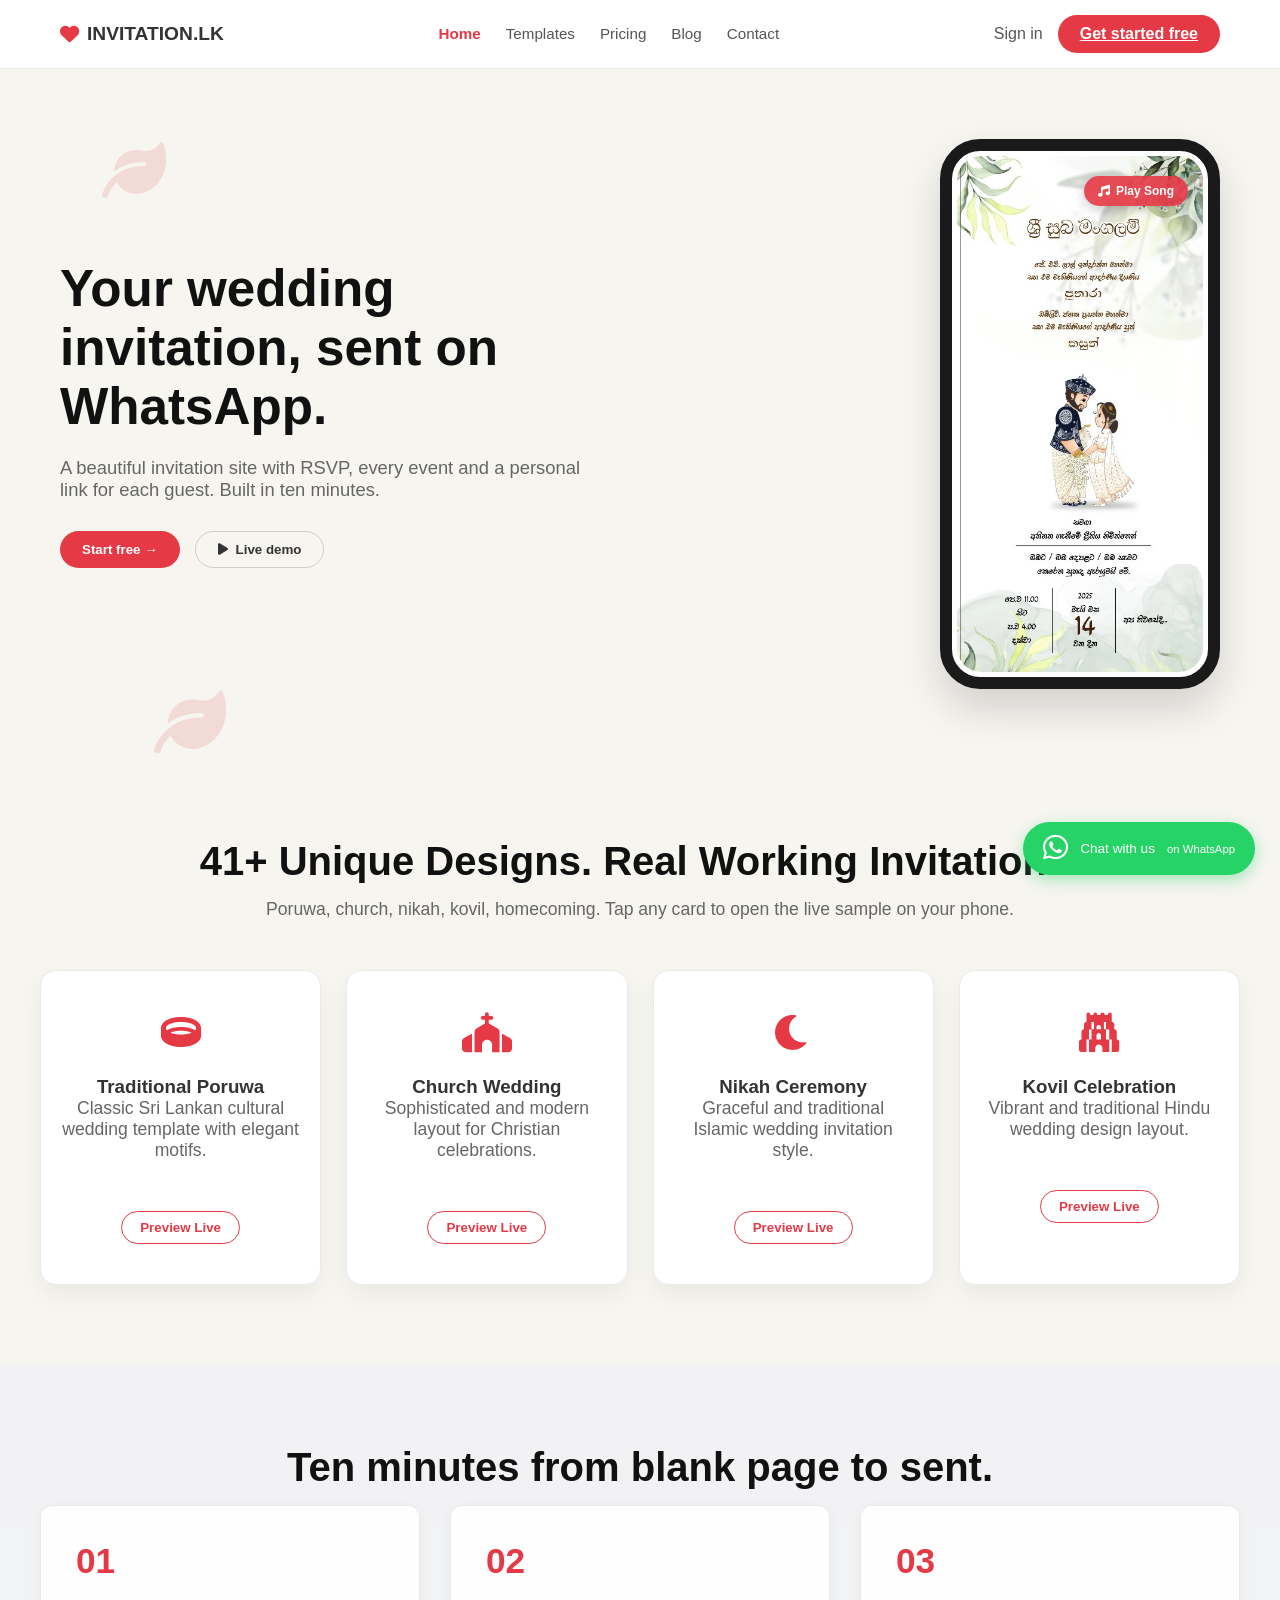
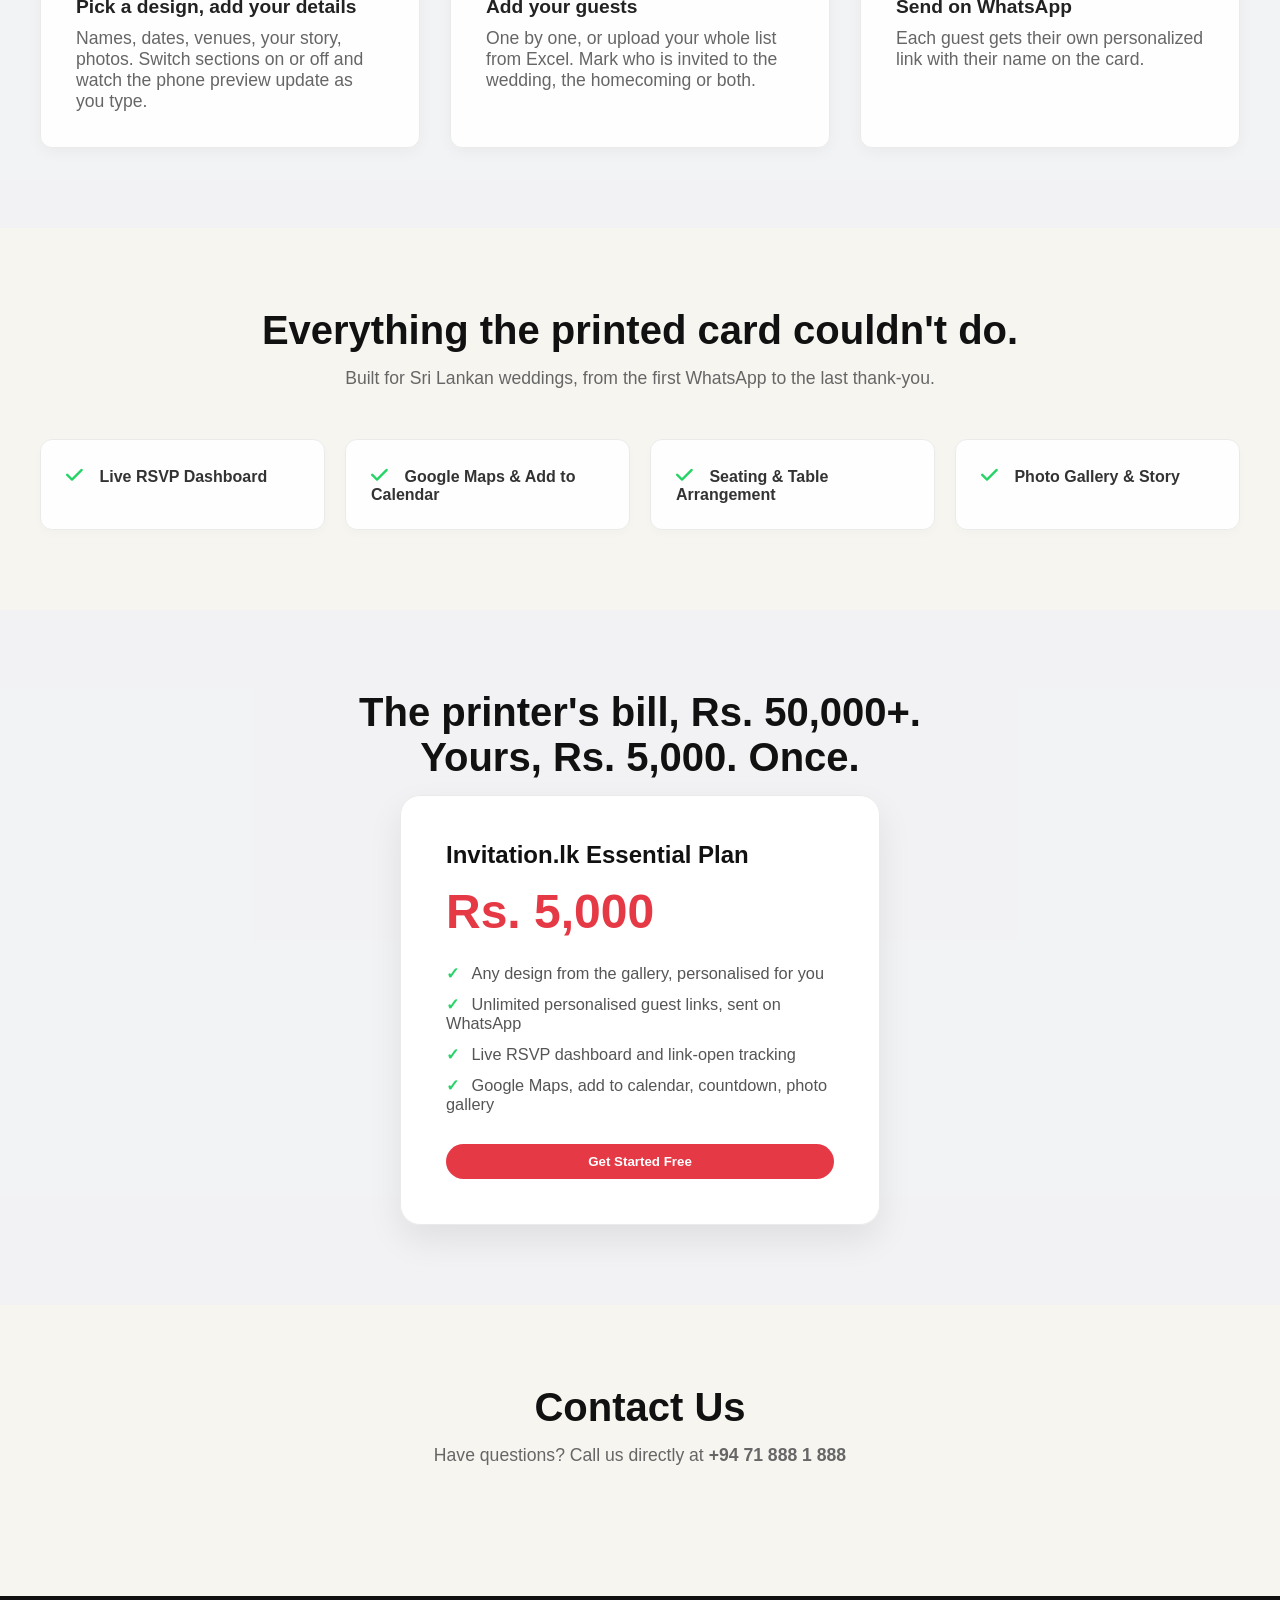
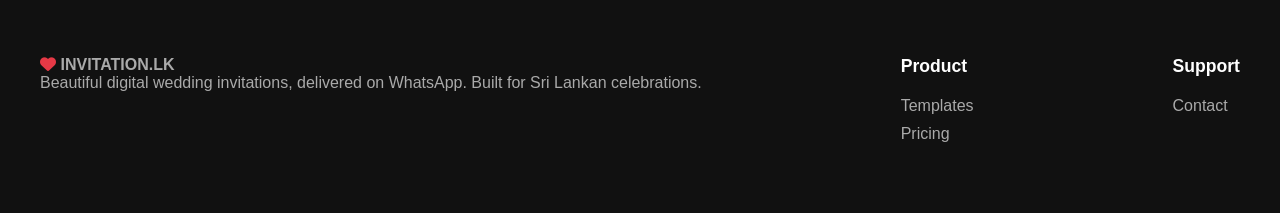
<file: index.html>
<!DOCTYPE html>
<html lang="en">
<head>
    <meta charset="UTF-8">
    <meta name="viewport" content="width=device-width, initial-scale=1.0">
    <title>INVITATION.LK - Digital Wedding Invitations</title>
    <link rel="stylesheet" href="style.css">
    <link rel="stylesheet" href="https://cdnjs.cloudflare.com/ajax/libs/font-awesome/6.0.0/css/all.min.css">
</head>
<body>

    <!-- Fast Animated Floral Background Elements -->
    <div class="floral-bg-animation">
        <div class="floral-item f1"><i class="fa-solid fa-leaf"></i></div>
        <div class="floral-item f2"><i class="fa-solid fa-spa"></i></div>
        <div class="floral-item f3"><i class="fa-solid fa-seedling"></i></div>
        <div class="floral-item f4"><i class="fa-solid fa-leaf"></i></div>
    </div>

    <!-- Header / Navigation Bar -->
    <header>
        <div class="nav-container">
            <div class="logo">
                <i class="fa-solid fa-heart" style="color: #e63946;"></i> <span>INVITATION.LK</span>
            </div>
            <nav>
                <ul>
                    <li><a href="index.html" class="active">Home</a></li>
                    <li><a href="templates.html">Templates</a></li>
                    <li><a href="pricing.html">Pricing</a></li>
                    <li><a href="blog.html">Blog</a></li>
                    <li><a href="contact.html">Contact</a></li>
                </ul>
            </nav>
            <div class="nav-buttons">
                <a href="#" class="btn-signin">Sign in</a>
                <a href="#" class="btn-primary">Get started free</a>
            </div>
        </div>
    </header>

    <!-- Hero Section -->
    <section class="hero">
        <div class="hero-content">
            <h1>Your wedding invitation, sent on WhatsApp.</h1>
            <p>A beautiful invitation site with RSVP, every event and a personal link for each guest. Built in ten minutes.</p>
            <div class="hero-btns">
                <button class="btn-primary">Start free &rarr;</button>
                <button class="btn-secondary"><i class="fa-solid fa-play"></i> Live demo</button>
            </div>
        </div>
        <div class="hero-image">
            <div class="phone-mockup">
                <div class="screen">
                    <!-- Audio File for Card -->
                    <audio id="card-audio" loop>
                        <source src="wedding-music.mp3" type="audio/mpeg">
                    </audio>

                    <!-- Card Image -->
                    <img src="card.jpg" alt="Wedding Invitation Card" class="card-img-full">

                    <!-- Music Player Button INSIDE the Phone Screen -->
                    <div class="card-music-player" id="cardMusicBtn" onclick="toggleCardMusic()">
                        <i class="fa-solid fa-music" id="cardMusicIcon"></i>
                        <span>Play Song</span>
                    </div>
                </div>
            </div>
        </div>
    </section>

    <!-- Templates Section -->
    <section id="templates" class="section-padding">
        <div class="container">
            <h2>41+ Unique Designs. Real Working Invitations.</h2>
            <p>Poruwa, church, nikah, kovil, homecoming. Tap any card to open the live sample on your phone.</p>
            
            <div class="templates-grid">
                <div class="template-card" onclick="openCardGallery()">
                    <div class="card-icon"><i class="fa-solid fa-ring"></i></div>
                    <h3>Traditional Poruwa</h3>
                    <p>Classic Sri Lankan cultural wedding template with elegant motifs.</p>
                    <button class="btn-preview">Preview Live</button>
                </div>
                <div class="template-card">
                    <div class="card-icon"><i class="fa-solid fa-church"></i></div>
                    <h3>Church Wedding</h3>
                    <p>Sophisticated and modern layout for Christian celebrations.</p>
                    <button class="btn-preview">Preview Live</button>
                </div>
                <div class="template-card">
                    <div class="card-icon"><i class="fa-solid fa-moon"></i></div>
                    <h3>Nikah Ceremony</h3>
                    <p>Graceful and traditional Islamic wedding invitation style.</p>
                    <button class="btn-preview">Preview Live</button>
                </div>
                <div class="template-card">
                    <div class="card-icon"><i class="fa-solid fa-gopuram"></i></div>
                    <h3>Kovil Celebration</h3>
                    <p>Vibrant and traditional Hindu wedding design layout.</p>
                    <button class="btn-preview">Preview Live</button>
                </div>
            </div>
        </div>
    </section>

    <!-- How to use Section -->
    <section id="how-to-use" class="section-padding bg-light">
        <div class="container">
            <h2>Ten minutes from blank page to sent.</h2>
            <div class="steps-grid">
                <div class="step-item">
                    <h3>01</h3>
                    <h4>Pick a design, add your details</h4>
                    <p>Names, dates, venues, your story, photos. Switch sections on or off and watch the phone preview update as you type.</p>
                </div>
                <div class="step-item">
                    <h3>02</h3>
                    <h4>Add your guests</h4>
                    <p>One by one, or upload your whole list from Excel. Mark who is invited to the wedding, the homecoming or both.</p>
                </div>
                <div class="step-item">
                    <h3>03</h3>
                    <h4>Send on WhatsApp</h4>
                    <p>Each guest gets their own personalized link with their name on the card.</p>
                </div>
            </div>
        </div>
    </section>

    <!-- Features Section -->
    <section id="features" class="section-padding">
        <div class="container">
            <h2>Everything the printed card couldn't do.</h2>
            <p>Built for Sri Lankan weddings, from the first WhatsApp to the last thank-you.</p>
            <div class="features-grid">
                <div class="feature-box"><i class="fa-solid fa-check"></i> Live RSVP Dashboard</div>
                <div class="feature-box"><i class="fa-solid fa-check"></i> Google Maps & Add to Calendar</div>
                <div class="feature-box"><i class="fa-solid fa-check"></i> Seating & Table Arrangement</div>
                <div class="feature-box"><i class="fa-solid fa-check"></i> Photo Gallery & Story</div>
            </div>
        </div>
    </section>

    <!-- Pricing Section -->
    <section id="pricing" class="section-padding bg-light">
        <div class="container">
            <h2>The printer's bill, Rs. 50,000+. <br>Yours, Rs. 5,000. Once.</h2>
            <div class="pricing-card">
                <h3>Invitation.lk Essential Plan</h3>
                <p class="price">Rs. 5,000</p>
                <ul>
                    <li>Any design from the gallery, personalised for you</li>
                    <li>Unlimited personalised guest links, sent on WhatsApp</li>
                    <li>Live RSVP dashboard and link-open tracking</li>
                    <li>Google Maps, add to calendar, countdown, photo gallery</li>
                </ul>
                <button class="btn-primary" style="width: 100%;">Get Started Free</button>
            </div>
        </div>
    </section>

    <!-- Contact Section -->
    <section id="contact" class="section-padding">
        <div class="container">
            <h2>Contact Us</h2>
            <p>Have questions? Call us directly at <strong>+94 71 888 1 888</strong></p>
        </div>
    </section>

    <!-- Cards Popup Modal Gallery -->
    <div id="cardModal" class="modal-overlay">
        <div class="modal-content">
            <span class="close-btn" onclick="closeCardGallery()">&times;</span>
            <h2>Traditional Poruwa Wedding Cards</h2>
            <p>Select any card design to apply on your invitation site:</p>
            
            <div class="modal-cards-grid">
                <div class="modal-card-item" onclick="selectCard('card1.jpg')">
                    <img src="card1.jpg" alt="Card 1">
                    <p>Design 01</p>
                </div>
                <div class="modal-card-item" onclick="selectCard('card2.jpg')">
                    <img src="card2.jpg" alt="Card 2">
                    <p>Design 02</p>
                </div>
                <div class="modal-card-item" onclick="selectCard('card3.jpg')">
                    <img src="card3.jpg" alt="Card 3">
                    <p>Design 03</p>
                </div>
            </div>
        </div>
    </div>
   
    <!-- Footer -->
    <footer>
        <div class="container footer-flex">
            <div>
                <i class="fa-solid fa-heart" style="color: #e63946;"></i> <strong>INVITATION.LK</strong>
                <p>Beautiful digital wedding invitations, delivered on WhatsApp. Built for Sri Lankan celebrations.</p>
            </div>
            <div>
                <h4>Product</h4>
                <ul>
                    <li><a href="templates.html">Templates</a></li>
                    <li><a href="pricing.html">Pricing</a></li>
                </ul>
            </div>
            <div>
                <h4>Support</h4>
                <ul>
                    <li><a href="contact.html">Contact</a></li>
                </ul>
            </div>
        </div>
    </footer>

    <!-- WhatsApp Floating Button -->
    <a href="https://wa.me/94718881888" class="whatsapp-float" target="_blank">
        <i class="fa-brands fa-whatsapp"></i> Chat with us <br><small>on WhatsApp</small>
    </a>

    <script src="script.js"></script>
</body>
</html>
</file>
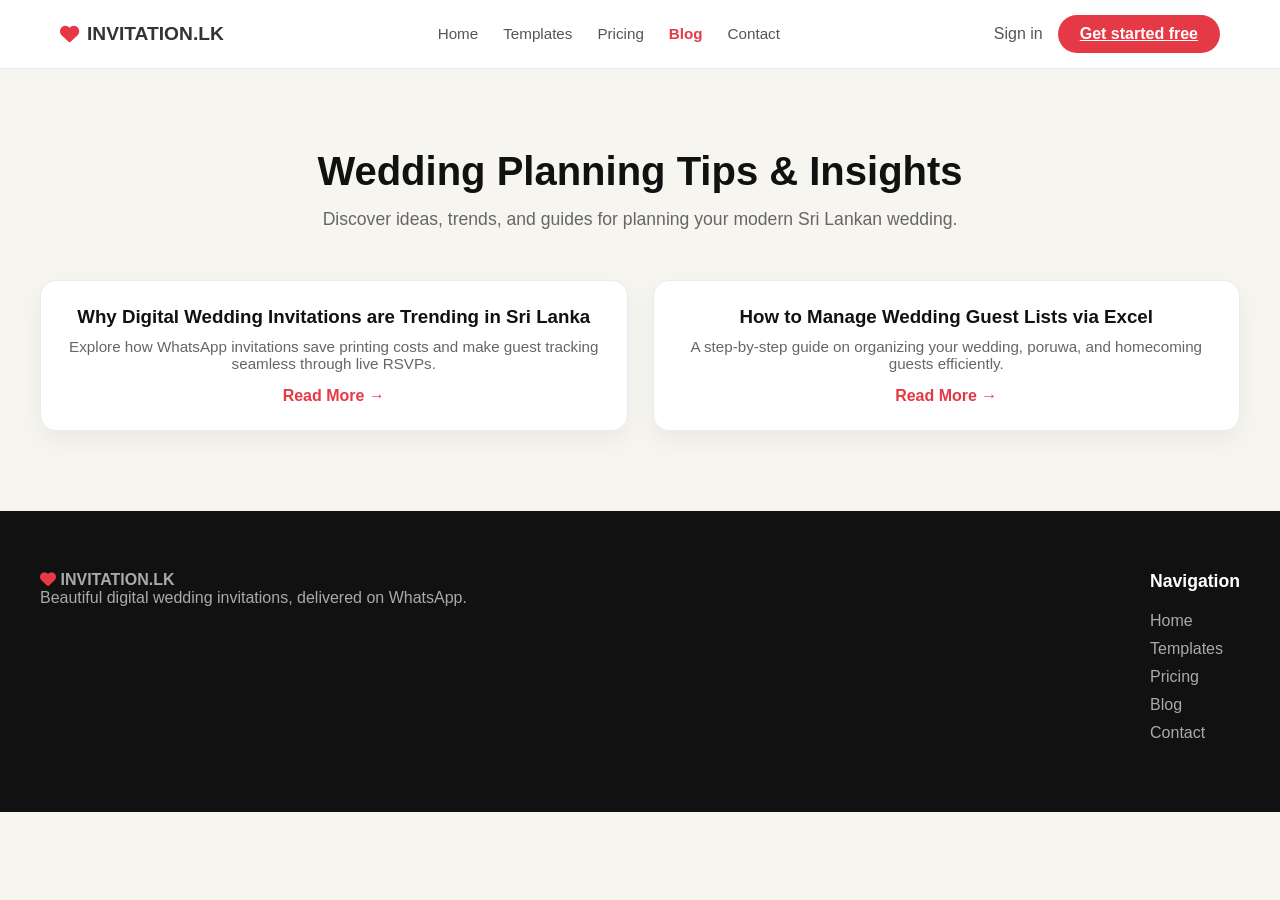
<file: blog.html>
<!DOCTYPE html>
<html lang="en">
<head>
    <meta charset="UTF-8">
    <meta name="viewport" content="width=device-width, initial-scale=1.0">
    <title>Blog - INVITATION.LK</title>
    <link rel="stylesheet" href="style.css">
    <link rel="stylesheet" href="https://cdnjs.cloudflare.com/ajax/libs/font-awesome/6.0.0/css/all.min.css">
</head>
<body>

    <!-- Header / Navigation Bar -->
    <header>
        <div class="nav-container">
            <div class="logo">
                <a href="index.html" style="text-decoration:none; color:inherit; display:flex; align-items:center; gap:8px;">
                    <i class="fa-solid fa-heart" style="color: #e63946;"></i> <span>INVITATION.LK</span>
                </a>
            </div>
            <nav>
                <ul>
                    <li><a href="index.html">Home</a></li>
                    <li><a href="templates.html">Templates</a></li>
                    <li><a href="pricing.html">Pricing</a></li>
                    <li><a href="blog.html" class="active">Blog</a></li>
                    <li><a href="contact.html">Contact</a></li>
                </ul>
            </nav>
            <div class="nav-buttons">
                <a href="#" class="btn-signin">Sign in</a>
                <a href="#" class="btn-primary">Get started free</a>
            </div>
        </div>
    </header>

    <!-- Blog Section -->
    <section class="section-padding">
        <div class="container">
            <h2>Wedding Planning Tips & Insights</h2>
            <p>Discover ideas, trends, and guides for planning your modern Sri Lankan wedding.</p>

            <div class="templates-grid" style="text-align: left;">
                <div class="template-card" style="padding: 25px;">
                    <h3 style="color: #111; margin-bottom: 10px;">Why Digital Wedding Invitations are Trending in Sri Lanka</h3>
                    <p style="color: #666; font-size: 0.95rem; margin-bottom: 15px;">Explore how WhatsApp invitations save printing costs and make guest tracking seamless through live RSVPs.</p>
                    <a href="#" style="color: #e63946; font-weight: bold; text-decoration: none;">Read More &rarr;</a>
                </div>
                <div class="template-card" style="padding: 25px;">
                    <h3 style="color: #111; margin-bottom: 10px;">How to Manage Wedding Guest Lists via Excel</h3>
                    <p style="color: #666; font-size: 0.95rem; margin-bottom: 15px;">A step-by-step guide on organizing your wedding, poruwa, and homecoming guests efficiently.</p>
                    <a href="#" style="color: #e63946; font-weight: bold; text-decoration: none;">Read More &rarr;</a>
                </div>
            </div>
        </div>
    </section>

    <!-- Footer -->
    <footer>
        <div class="container footer-flex">
            <div>
                <i class="fa-solid fa-heart" style="color: #e63946;"></i> <strong>INVITATION.LK</strong>
                <p>Beautiful digital wedding invitations, delivered on WhatsApp.</p>
            </div>
            <div>
                <h4>Navigation</h4>
                <ul>
                    <li><a href="index.html">Home</a></li>
                    <li><a href="templates.html">Templates</a></li>
                    <li><a href="pricing.html">Pricing</a></li>
                    <li><a href="blog.html">Blog</a></li>
                    <li><a href="contact.html">Contact</a></li>
                </ul>
            </div>
        </div>
    </footer>

    <script src="script.js"></script>
</body>
</html>
</file>
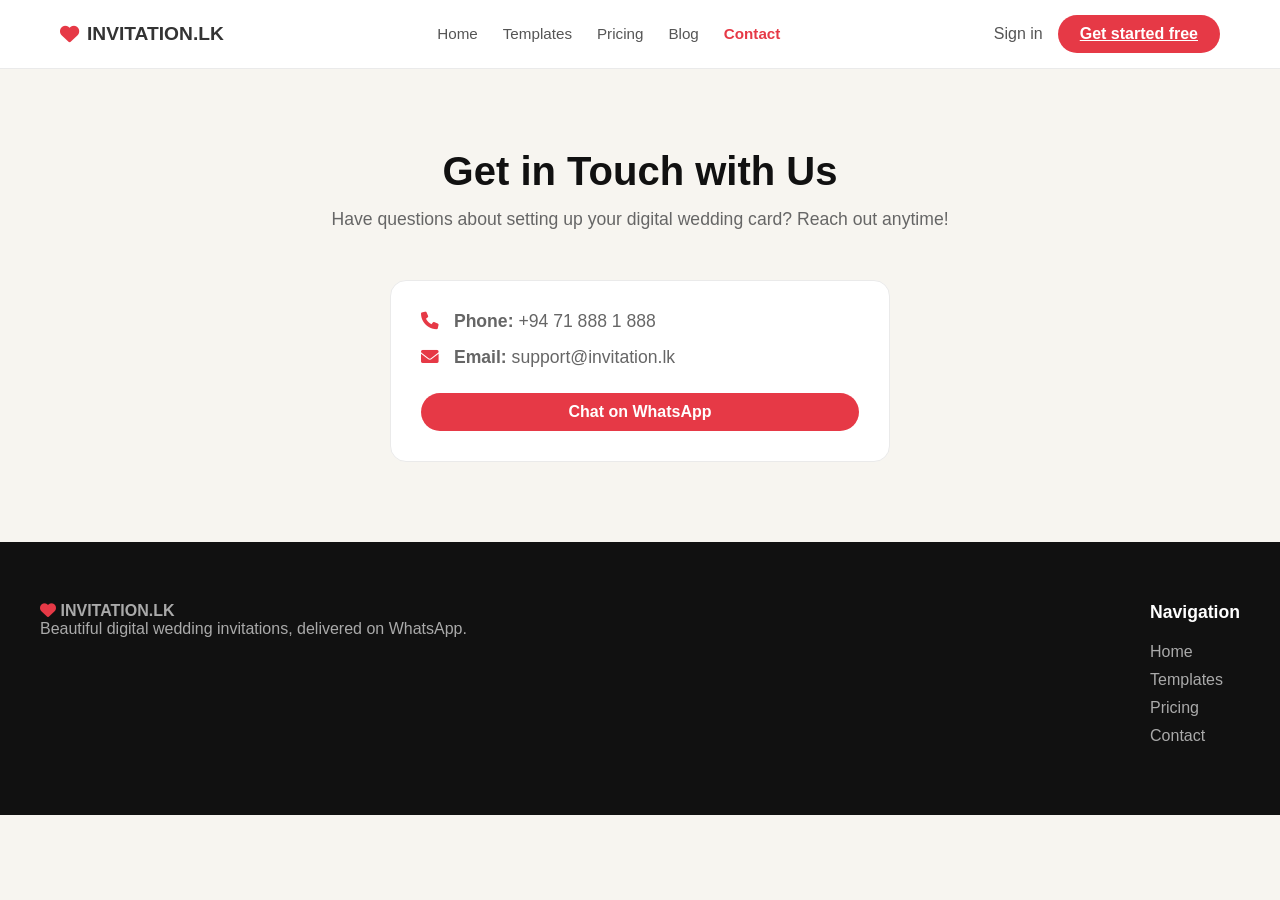
<file: contact.html>
<!DOCTYPE html>
<html lang="en">
<head>
    <meta charset="UTF-8">
    <meta name="viewport" content="width=device-width, initial-scale=1.0">
    <title>Contact Us - INVITATION.LK</title>
    <link rel="stylesheet" href="style.css">
    <link rel="stylesheet" href="https://cdnjs.cloudflare.com/ajax/libs/font-awesome/6.0.0/css/all.min.css">
</head>
<body>

    <header>
        <div class="nav-container">
            <div class="logo">
                <a href="index.html" style="text-decoration:none; color:inherit; display:flex; align-items:center; gap:8px;">
                    <i class="fa-solid fa-heart" style="color: #e63946;"></i> <span>INVITATION.LK</span>
                </a>
            </div>
            <nav>
                <ul>
                    <li><a href="index.html">Home</a></li>
                    <li><a href="templates.html">Templates</a></li>
                    <li><a href="pricing.html">Pricing</a></li>
                    <li><a href="blog.html">Blog</a></li>
                    <li><a href="contact.html" class="active">Contact</a></li>
                </ul>
            </nav>
            <div class="nav-buttons">
                <a href="#" class="btn-signin">Sign in</a>
                <a href="#" class="btn-primary">Get started free</a>
            </div>
        </div>
    </header>

    <section class="section-padding">
        <div class="container">
            <h2>Get in Touch with Us</h2>
            <p>Have questions about setting up your digital wedding card? Reach out anytime!</p>
            
            <div style="max-width: 500px; margin: 0 auto; background: white; padding: 30px; border-radius: 16px; border: 1px solid #eaeaea; text-align: left;">
                <p style="margin-bottom: 15px;"><i class="fa-solid fa-phone" style="color:#e63946; margin-right: 10px;"></i> <strong>Phone:</strong> +94 71 888 1 888</p>
                <p style="margin-bottom: 25px;"><i class="fa-solid fa-envelope" style="color:#e63946; margin-right: 10px;"></i> <strong>Email:</strong> support@invitation.lk</p>
                <a href="https://wa.me/94718881888" target="_blank" class="btn-primary" style="display: block; text-align: center; text-decoration: none;">Chat on WhatsApp</a>
            </div>
        </div>
    </section>

    <footer>
        <div class="container footer-flex">
            <div>
                <i class="fa-solid fa-heart" style="color: #e63946;"></i> <strong>INVITATION.LK</strong>
                <p>Beautiful digital wedding invitations, delivered on WhatsApp.</p>
            </div>
            <div>
                <h4>Navigation</h4>
                <ul>
                    <li><a href="index.html">Home</a></li>
                    <li><a href="templates.html">Templates</a></li>
                    <li><a href="pricing.html">Pricing</a></li>
                    <li><a href="contact.html">Contact</a></li>
                </ul>
            </div>
        </div>
    </footer>

    <script src="script.js"></script>
</body>
</html>
</file>
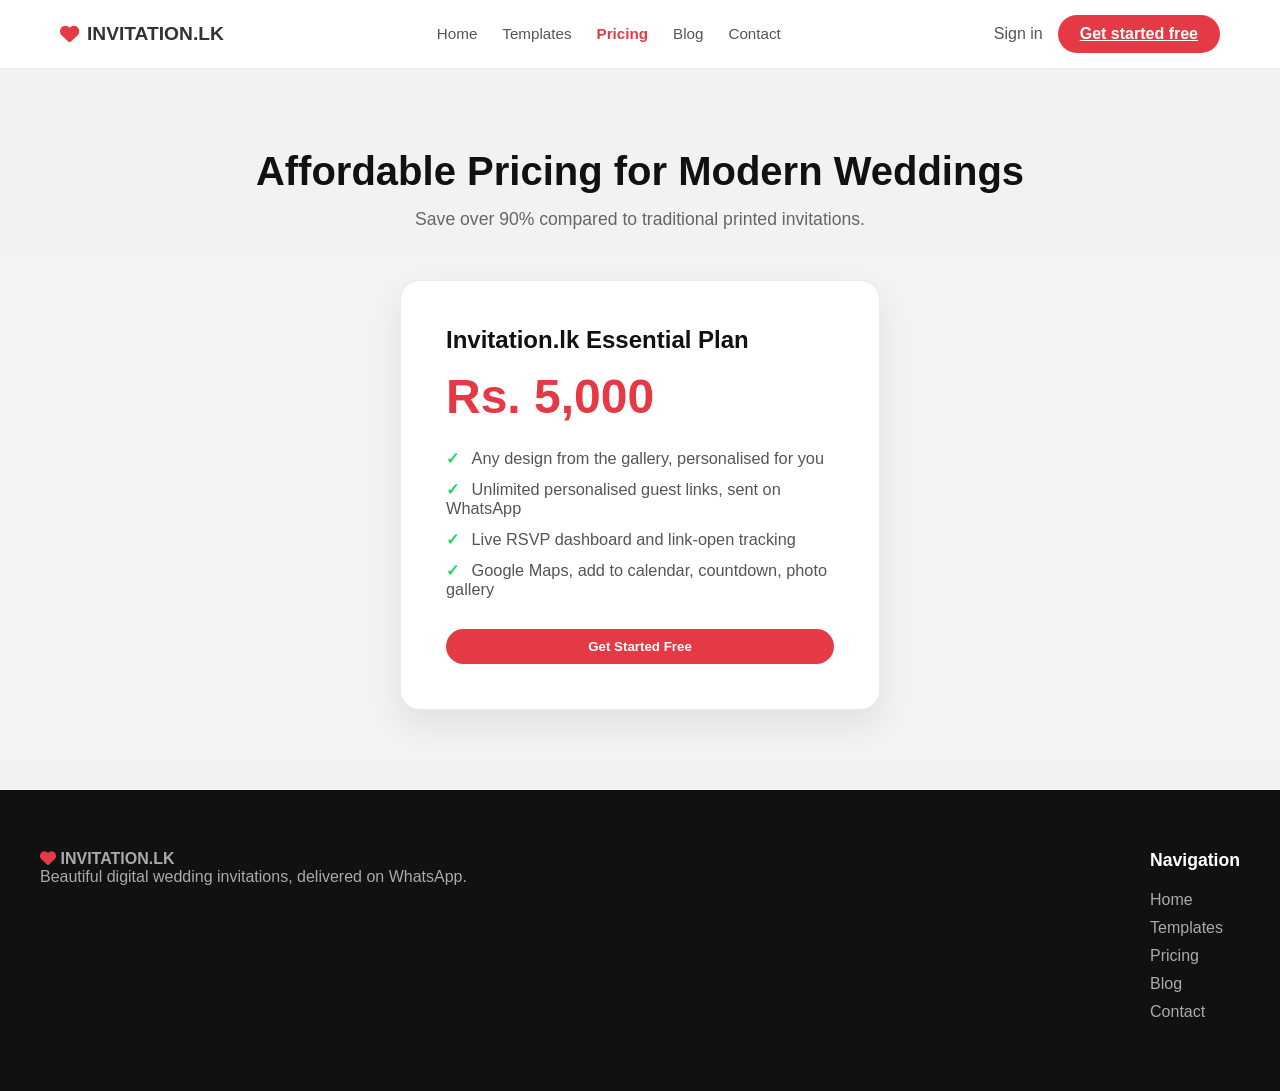
<file: pricing.html>
<!DOCTYPE html>
<html lang="en">
<head>
    <meta charset="UTF-8">
    <meta name="viewport" content="width=device-width, initial-scale=1.0">
    <title>Pricing - INVITATION.LK</title>
    <link rel="stylesheet" href="style.css">
    <link rel="stylesheet" href="https://cdnjs.cloudflare.com/ajax/libs/font-awesome/6.0.0/css/all.min.css">
</head>
<body>

    <header>
        <div class="nav-container">
            <div class="logo">
                <a href="index.html" style="text-decoration:none; color:inherit; display:flex; align-items:center; gap:8px;">
                    <i class="fa-solid fa-heart" style="color: #e63946;"></i> <span>INVITATION.LK</span>
                </a>
            </div>
            <nav>
                <ul>
                    <li><a href="index.html">Home</a></li>
                    <li><a href="templates.html">Templates</a></li>
                    <li><a href="pricing.html" class="active">Pricing</a></li>
                    <li><a href="blog.html">Blog</a></li>
                    <li><a href="contact.html">Contact</a></li>
                </ul>
            </nav>
            <div class="nav-buttons">
                <a href="#" class="btn-signin">Sign in</a>
                <a href="#" class="btn-primary">Get started free</a>
            </div>
        </div>
    </header>

    <section class="section-padding bg-light">
        <div class="container">
            <h2>Affordable Pricing for Modern Weddings</h2>
            <p>Save over 90% compared to traditional printed invitations.</p>
            <div class="pricing-card">
                <h3>Invitation.lk Essential Plan</h3>
                <p class="price">Rs. 5,000</p>
                <ul>
                    <li>Any design from the gallery, personalised for you</li>
                    <li>Unlimited personalised guest links, sent on WhatsApp</li>
                    <li>Live RSVP dashboard and link-open tracking</li>
                    <li>Google Maps, add to calendar, countdown, photo gallery</li>
                </ul>
                <button class="btn-primary" style="width: 100%;">Get Started Free</button>
            </div>
        </div>
    </section>

    <footer>
        <div class="container footer-flex">
            <div>
                <i class="fa-solid fa-heart" style="color: #e63946;"></i> <strong>INVITATION.LK</strong>
                <p>Beautiful digital wedding invitations, delivered on WhatsApp.</p>
            </div>
            <div>
                <h4>Navigation</h4>
                <ul>
                    <li><a href="index.html">Home</a></li>
                    <li><a href="templates.html">Templates</a></li>
                    <li><a href="pricing.html">Pricing</a></li>
                    <li><a href="blog.html">Blog</a></li>
                    <li><a href="contact.html">Contact</a></li>
                </ul>
            </div>
        </div>
    </footer>

    <script src="script.js"></script>
</body>
</html>
</file>
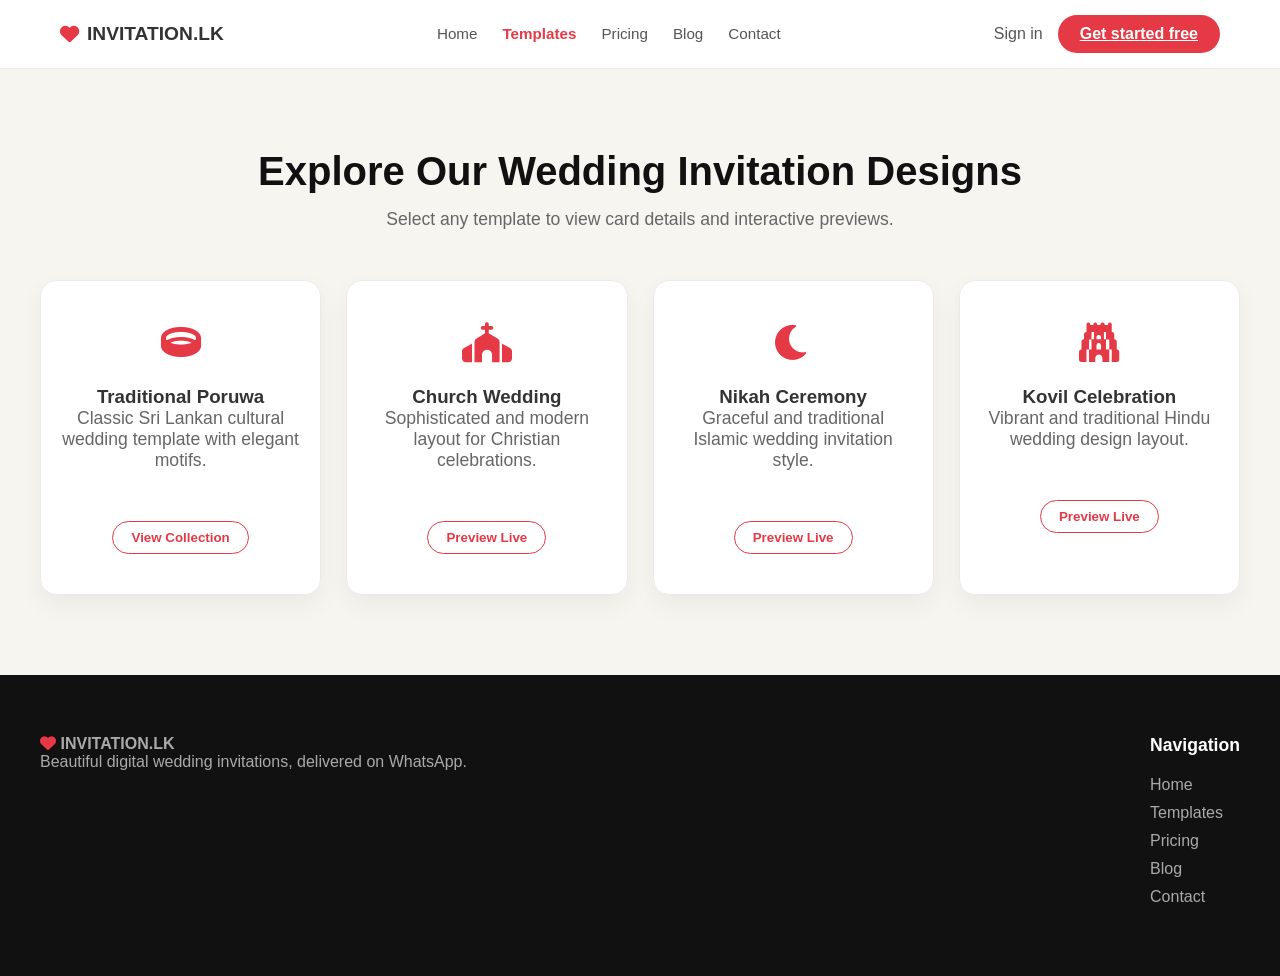
<file: templates.html>
<!DOCTYPE html>
<html lang="en">
<head>
    <meta charset="UTF-8">
    <meta name="viewport" content="width=device-width, initial-scale=1.0">
    <title>Templates - INVITATION.LK</title>
    <link rel="stylesheet" href="style.css">
    <link rel="stylesheet" href="https://cdnjs.cloudflare.com/ajax/libs/font-awesome/6.0.0/css/all.min.css">
</head>
<body>

    <!-- Header Navigation -->
    <header>
        <div class="nav-container">
            <div class="logo">
                <a href="index.html" style="text-decoration:none; color:inherit; display:flex; align-items:center; gap:8px;">
                    <i class="fa-solid fa-heart" style="color: #e63946;"></i> <span>INVITATION.LK</span>
                </a>
            </div>
            <nav>
                <ul>
                    <li><a href="index.html">Home</a></li>
                    <li><a href="templates.html" class="active">Templates</a></li>
                    <li><a href="pricing.html">Pricing</a></li>
                    <li><a href="blog.html">Blog</a></li>
                    <li><a href="contact.html">Contact</a></li>
                </ul>
            </nav>
            <div class="nav-buttons">
                <a href="#" class="btn-signin">Sign in</a>
                <a href="#" class="btn-primary">Get started free</a>
            </div>
        </div>
    </header>

    <!-- Templates Page Content -->
    <section class="section-padding">
        <div class="container">
            <h2>Explore Our Wedding Invitation Designs</h2>
            <p>Select any template to view card details and interactive previews.</p>

            <div class="templates-grid">
                <div class="template-card" onclick="openCardGallery()">
                    <div class="card-icon"><i class="fa-solid fa-ring"></i></div>
                    <h3>Traditional Poruwa</h3>
                    <p>Classic Sri Lankan cultural wedding template with elegant motifs.</p>
                    <button class="btn-preview">View Collection</button>
                </div>
                <div class="template-card">
                    <div class="card-icon"><i class="fa-solid fa-church"></i></div>
                    <h3>Church Wedding</h3>
                    <p>Sophisticated and modern layout for Christian celebrations.</p>
                    <button class="btn-preview">Preview Live</button>
                </div>
                <div class="template-card">
                    <div class="card-icon"><i class="fa-solid fa-moon"></i></div>
                    <h3>Nikah Ceremony</h3>
                    <p>Graceful and traditional Islamic wedding invitation style.</p>
                    <button class="btn-preview">Preview Live</button>
                </div>
                <div class="template-card">
                    <div class="card-icon"><i class="fa-solid fa-gopuram"></i></div>
                    <h3>Kovil Celebration</h3>
                    <p>Vibrant and traditional Hindu wedding design layout.</p>
                    <button class="btn-preview">Preview Live</button>
                </div>
            </div>
        </div>
    </section>

    <!-- Modal Popup for Traditional Poruwa -->
    <div id="cardModal" class="modal-overlay">
        <div class="modal-content">
            <span class="close-btn" onclick="closeCardGallery()">&times;</span>
            <h2>Traditional Poruwa Wedding Cards</h2>
            <p>Select any card design to apply on your invitation site:</p>
            
            <div class="modal-cards-grid">
                <div class="modal-card-item" onclick="selectCard('card1.jpg')">
                    <img src="card1.jpg" alt="Card 1">
                    <p>Design 01</p>
                </div>
                <div class="modal-card-item" onclick="selectCard('card2.jpg')">
                    <img src="card2.jpg" alt="Card 2">
                    <p>Design 02</p>
                </div>
                <div class="modal-card-item" onclick="selectCard('card3.jpg')">
                    <img src="card3.jpg" alt="Card 3">
                    <p>Design 03</p>
                </div>
            </div>
        </div>
    </div>

    <!-- Footer -->
    <footer>
        <div class="container footer-flex">
            <div>
                <i class="fa-solid fa-heart" style="color: #e63946;"></i> <strong>INVITATION.LK</strong>
                <p>Beautiful digital wedding invitations, delivered on WhatsApp.</p>
            </div>
            <div>
                <h4>Navigation</h4>
                <ul>
                    <li><a href="index.html">Home</a></li>
                    <li><a href="templates.html">Templates</a></li>
                    <li><a href="pricing.html">Pricing</a></li>
                    <li><a href="blog.html">Blog</a></li>
                    <li><a href="contact.html">Contact</a></li>
                </ul>
            </div>
        </div>
    </footer>

    <script src="script.js"></script>
</body>
</html>
</file>
<file: style.css>
* {
    margin: 0;
    padding: 0;
    box-sizing: border-box;
    font-family: 'Segoe UI', Tahoma, Geneva, Verdana, sans-serif;
}

body {
    background-color: #f7f5f0;
    color: #333;
    scroll-behavior: smooth;
    position: relative;
    overflow-x: hidden;
}

/* Fast Speed Floating Floral Animations */
.floral-bg-animation {
    position: fixed;
    top: 0;
    left: 0;
    width: 100%;
    height: 100%;
    pointer-events: none;
    z-index: 0;
    overflow: hidden;
}

.floral-item {
    position: absolute;
    color: rgba(217, 66, 70, 0.15);
    font-size: 3rem;
    animation: speedFloatFloral 4s infinite ease-in-out;
}

.floral-item.f1 { top: 15%; left: 8%; animation-duration: 5s; font-size: 4rem; }
.floral-item.f2 { top: 65%; right: 10%; animation-duration: 6s; animation-delay: 1s; font-size: 5rem; }
.floral-item.f3 { top: 35%; right: 20%; animation-duration: 4.5s; animation-delay: 2s; }
.floral-item.f4 { bottom: 15%; left: 12%; animation-duration: 5.5s; animation-delay: 0.5s; font-size: 4.5rem; }

@keyframes speedFloatFloral {
    0% { transform: translateY(0px) rotate(0deg); }
    50% { transform: translateY(-35px) rotate(25deg); }
    100% { transform: translateY(0px) rotate(0deg); }
}

/* Header & Nav */
header {
    background: rgba(255, 255, 255, 0.95);
    backdrop-filter: blur(5px);
    border-bottom: 1px solid #eaeaea;
    position: sticky;
    top: 0;
    z-index: 100;
}

.nav-container {
    display: flex;
    justify-content: space-between;
    align-items: center;
    max-width: 1200px;
    margin: 0 auto;
    padding: 15px 20px;
}

.logo { font-size: 1.2rem; font-weight: bold; display: flex; align-items: center; gap: 8px; }
nav ul { display: flex; list-style: none; gap: 25px; }
nav ul li a { text-decoration: none; color: #555; font-size: 0.95rem; font-weight: 500; }
nav ul li a:hover { color: #e63946; }

.nav-buttons { display: flex; align-items: center; gap: 15px; }
.btn-signin { text-decoration: none; color: #555; font-weight: 500; }
.btn-primary { background-color: #e63946; color: white; border: none; padding: 10px 22px; border-radius: 25px; cursor: pointer; font-weight: bold; }

/* Hero Section */
.hero { display: flex; max-width: 1200px; margin: 50px auto; padding: 20px; align-items: center; justify-content: space-between; flex-wrap: wrap; gap: 40px; }
.hero-content { max-width: 550px; }
.hero-content h1 { font-size: 3.2rem; line-height: 1.15; margin-bottom: 20px; color: #111; }
.hero-content p { font-size: 1.15rem; color: #666; margin-bottom: 30px; }
.hero-btns { display: flex; gap: 15px; }
.btn-secondary { background: transparent; border: 1px solid #ccc; padding: 10px 22px; border-radius: 25px; cursor: pointer; font-weight: 600; color: #333; display: flex; align-items: center; gap: 8px; }

/* Phone Mockup */
.phone-mockup {
    width: 280px;
    height: 550px;
    border: 12px solid #1a1a1a;
    border-radius: 40px;
    background: #fff;
    box-shadow: 0 20px 40px rgba(0,0,0,0.15);
    display: flex;
    justify-content: center;
    align-items: center;
    padding: 5px;
    margin: 0 auto;
}

.screen {
    width: 100%;
    height: 100%;
    background-color: #f4eee8;
    border-radius: 24px;
    overflow: hidden;
    position: relative;
}

.card-img-full {
    width: 100%;
    height: 100%;
    object-fit: cover;
    border-radius: 24px;
}

/* Card Music Player Button Style */
.card-music-player {
    position: absolute;
    top: 20px;
    right: 15px;
    background: rgba(230, 57, 70, 0.9);
    color: white;
    padding: 8px 14px;
    border-radius: 20px;
    font-size: 0.75rem;
    font-weight: bold;
    cursor: pointer;
    display: flex;
    align-items: center;
    gap: 6px;
    box-shadow: 0 4px 12px rgba(0,0,0,0.2);
    z-index: 10;
    transition: transform 0.2s, background 0.2s;
}

.card-music-player:hover {
    background: #c52a36;
    transform: scale(1.05);
}

/* Sections General */
.section-padding { padding: 80px 20px; text-align: center; }
.bg-light { background-color: rgba(241, 243, 245, 0.85); }
.container { max-width: 1200px; margin: 0 auto; }
.section-padding h2 { font-size: 2.5rem; margin-bottom: 15px; color: #111; }
.section-padding p { color: #666; margin-bottom: 50px; font-size: 1.1rem; }

/* Templates Grid */
.templates-grid { display: grid; grid-template-columns: repeat(auto-fit, minmax(240px, 1fr)); gap: 25px; }

.template-card {
    background: rgba(255, 255, 255, 0.95);
    backdrop-filter: blur(5px);
    padding: 40px 20px;
    border-radius: 16px;
    box-shadow: 0 10px 25px rgba(0,0,0,0.05);
    border: 1px solid #eaeaea;
    transition: all 0.4s ease;
    text-align: center;
    cursor: pointer;
}

.template-card:hover {
    transform: translateY(-10px) scale(1.03);
    box-shadow: 0 20px 40px rgba(217, 66, 70, 0.2);
    border-color: #e63946;
}

.card-icon { font-size: 2.5rem; color: #e63946; margin-bottom: 20px; }
.btn-preview { background: transparent; border: 1px solid #e63946; color: #e63946; padding: 8px 18px; border-radius: 20px; font-weight: bold; cursor: pointer; }
.template-card:hover .btn-preview { background: #e63946; color: white; }

/* Steps Grid */
.steps-grid { display: grid; grid-template-columns: repeat(auto-fit, minmax(300px, 1fr)); gap: 30px; text-align: left; }
.step-item { background: rgba(255, 255, 255, 0.9); backdrop-filter: blur(5px); padding: 35px; border-radius: 12px; box-shadow: 0 4px 15px rgba(0,0,0,0.04); border: 1px solid #eaeaea; }
.step-item h3 { color: #e63946; font-size: 2.2rem; margin-bottom: 15px; }
.step-item h4 { font-size: 1.2rem; margin-bottom: 10px; color: #222; }
.step-item p { margin-bottom: 0; color: #666; }

/* Features Grid */
.features-grid { display: grid; grid-template-columns: repeat(auto-fit, minmax(250px, 1fr)); gap: 20px; }
.feature-box { background: rgba(255, 255, 255, 0.9); backdrop-filter: blur(5px); padding: 25px; border-radius: 12px; border: 1px solid #eaeaea; font-weight: 600; text-align: left; box-shadow: 0 4px 10px rgba(0,0,0,0.02); }
.feature-box i { color: #25d366; margin-right: 12px; font-size: 1.2rem; }

/* Pricing Card */
.pricing-card { background: rgba(255, 255, 255, 0.95); backdrop-filter: blur(5px); max-width: 480px; margin: 0 auto; padding: 45px; border-radius: 20px; box-shadow: 0 15px 35px rgba(0,0,0,0.08); text-align: left; border: 1px solid #eaeaea; }
.pricing-card h3 { font-size: 1.5rem; color: #111; }
.pricing-card .price { font-size: 3rem; color: #e63946; font-weight: bold; margin: 15px 0 25px 0; }
.pricing-card ul { list-style: none; margin-bottom: 30px; }
.pricing-card ul li { margin-bottom: 12px; color: #555; font-size: 1.02rem; }
.pricing-card ul li::before { content: "✓ "; color: #25d366; font-weight: bold; margin-right: 8px; }

/* Footer */
footer { background: #111; color: #aaa; padding: 60px 20px; text-align: left; }
.footer-flex { display: flex; justify-content: space-between; flex-wrap: wrap; gap: 40px; }
footer h4 { color: #fff; margin-bottom: 20px; font-size: 1.1rem; }
footer ul { list-style: none; }
footer ul li { margin-bottom: 10px; }
footer ul li a { color: #aaa; text-decoration: none; transition: color 0.2s; }
footer ul li a:hover { color: #fff; }

/* WhatsApp Float */
.whatsapp-float {
    position: fixed;
    bottom: 25px;
    right: 25px;
    background-color: #25d366;
    color: white;
    padding: 12px 20px;
    border-radius: 35px;
    text-decoration: none;
    font-size: 0.85rem;
    box-shadow: 0 5px 15px rgba(37, 211, 102, 0.4);
    display: flex;
    align-items: center;
    gap: 12px;
    z-index: 1000;
    transition: transform 0.3s;
}

.whatsapp-float:hover { transform: scale(1.05); }
.whatsapp-float i { font-size: 1.8rem; }

/* Modal Overlay Styling */
.modal-overlay {
    display: none;
    position: fixed;
    top: 0;
    left: 0;
    width: 100%;
    height: 100%;
    background: rgba(0, 0, 0, 0.7);
    z-index: 3000;
    justify-content: center;
    align-items: center;
}

.modal-content {
    background: white;
    width: 90%;
    max-width: 800px;
    padding: 30px;
    border-radius: 20px;
    position: relative;
    text-align: center;
    box-shadow: 0 25px 50px rgba(0,0,0,0.3);
}

.close-btn {
    position: absolute;
    top: 15px;
    right: 20px;
    font-size: 2rem;
    cursor: pointer;
    color: #333;
}

.modal-cards-grid {
    display: grid;
    grid-template-columns: repeat(auto-fit, minmax(180px, 1fr));
    gap: 20px;
    margin-top: 25px;
    max-height: 400px;
    overflow-y: auto;
}

.modal-card-item {
    border: 2px solid #eaeaea;
    border-radius: 12px;
    padding: 10px;
    cursor: pointer;
    transition: transform 0.3s, border-color 0.3s;
}

.modal-card-item:hover {
    transform: translateY(-5px);
    border-color: #e63946;
}

.modal-card-item img {
    width: 100%;
    height: 220px;
    object-fit: cover;
    border-radius: 8px;
}

.modal-card-item p {
    margin-top: 10px;
    font-weight: bold;
    color: #333;
}
nav ul li a.active {
    color: #e63946;
    font-weight: bold;
}
</file>
